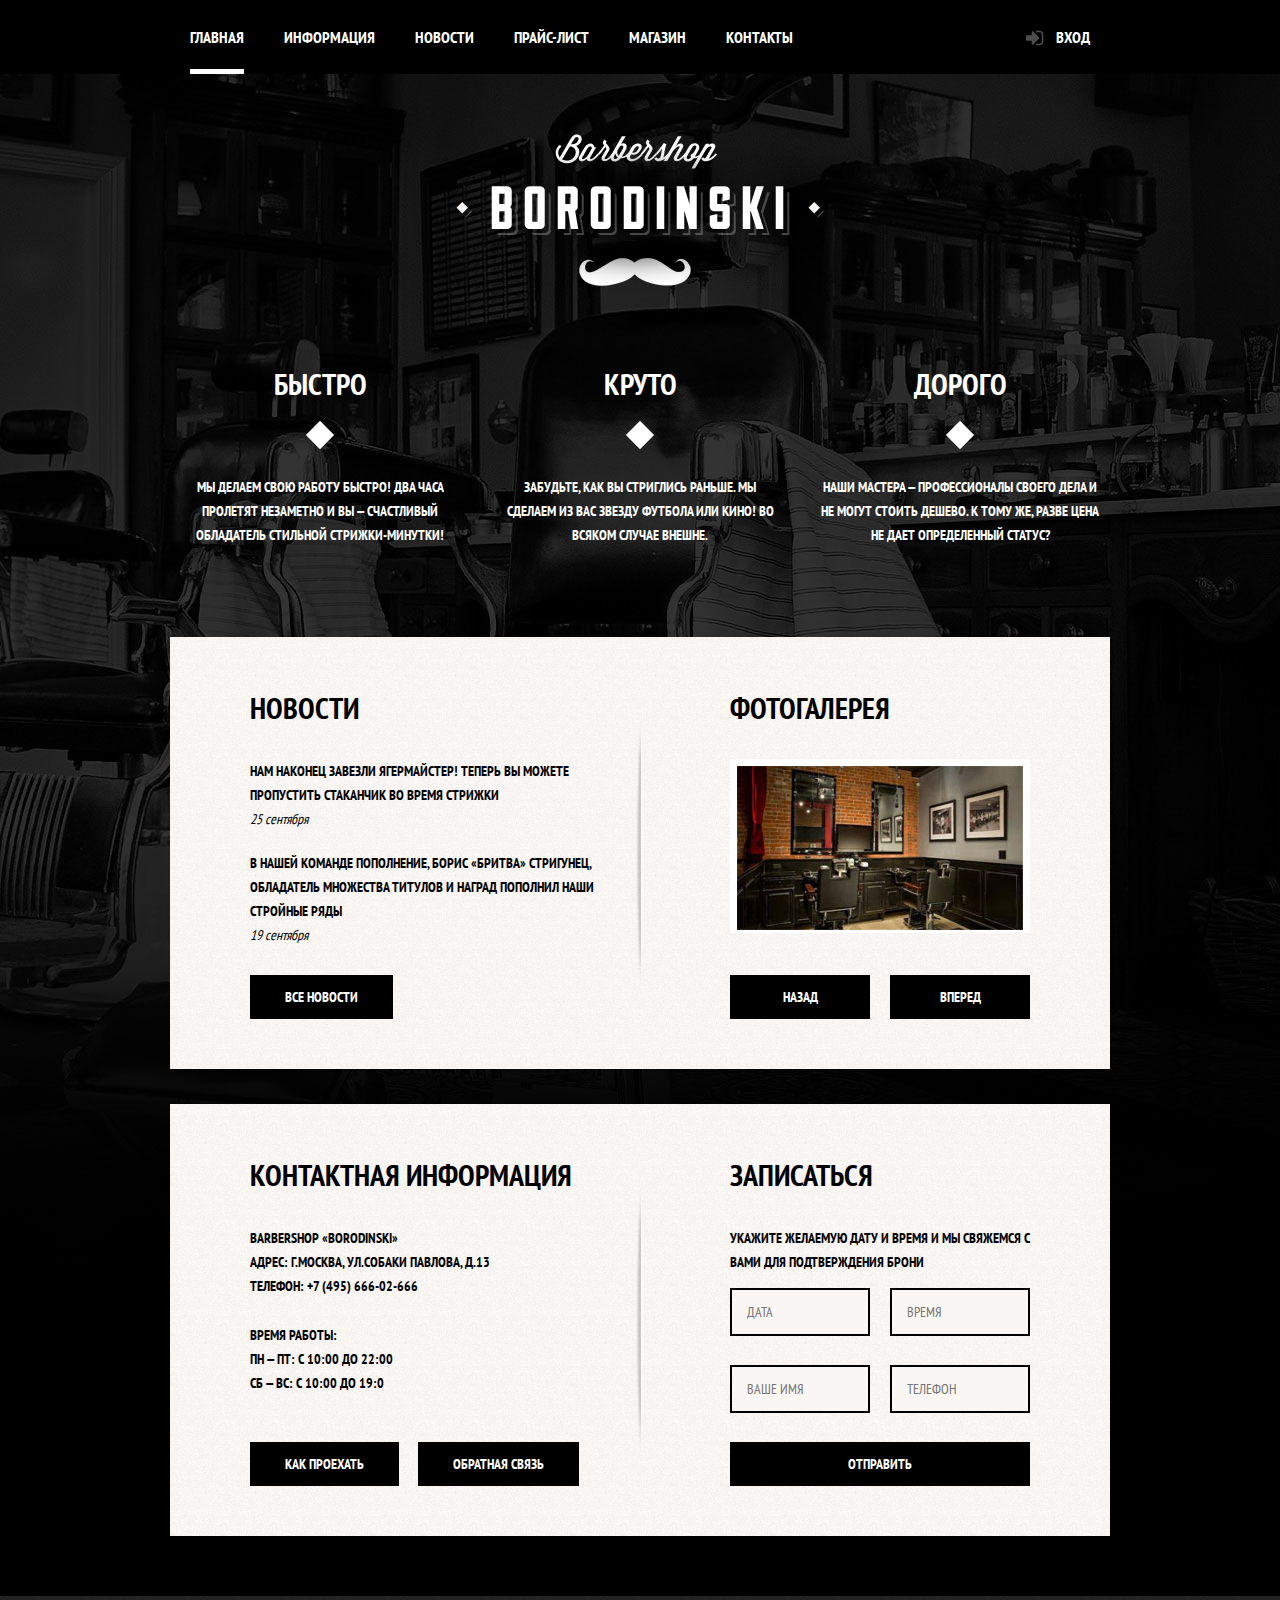
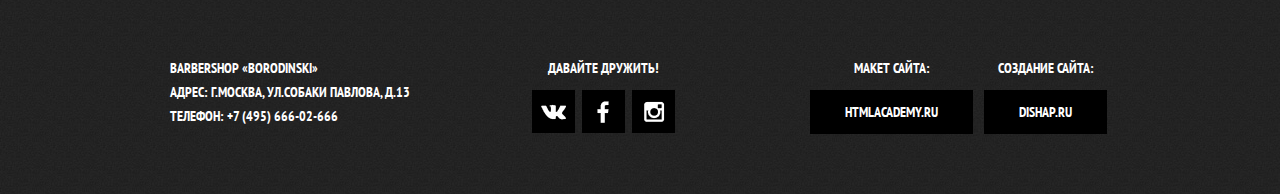
<file: index.html>
<!DOCTYPE html>
<html lang="ru">
<head>
  <meta charset="utf-8">
  <title>Barbershop Borodinski</title>
  <meta name="keywords" content="Барбершоп, Бородинский, стрижка, стильно,
  профессионалы, прическа, прически, htmlacdemy, быстро, круто, дорого">
  <meta name="description" content="Мы делаем свою работу быстро! Два часа
  пролетят незаметно и вы - счастливый обладатель стильной стрижки-минутки!">
  <meta name="author" content="www.dishap.ru">
  <link href="https://fonts.googleapis.com/css?family=PT+Sans+Narrow:400,700&subset=latin,cyrillic" rel="stylesheet" type="text/css">
  <link href="css/style.min.css" rel="stylesheet">
</head>

<body>
<header class="main-header">
 <div class="container clearfix">
  <nav class="menu-navigation">
   <ul>
     <li class="active"><a href="#">Главная</a></li>
     <li><a href="#">Информация</a></li>
     <li><a href="#">Новости</a></li>
     <li><a href="price-page.html">Прайс-лист</a></li>
     <li><a href="shop.html">Магазин</a></li>
     <li><a href="#">Контакты</a></li>
   </ul>
  </nav>
  <div class="user-block">
    <a class="login" href="login.html">Вход</a>
  </div>
 </div>
</header>

<div class="main-container container">
 <div class="logo">
   <img src="img/content/barbershop-logo.png" width="368" alt="Barbershop-logo">
 </div>
 <div class="features clearfix">
  <section class="features-item">
    <h3 class="features-title">Быстро</h3>
     <p>Мы делаем свою работу быстро! Два часа пролетят незаметно и вы &mdash;
     счастливый обладатель стильной стрижки-минутки!</p>
  </section>
  <section class="features-item">
    <h3 class="features-title">Круто</h3>
     <p>Забудьте, как вы стриглись раньше. Мы сделаем из вас звезду футбола или
     кино! Во всяком случае внешне.</p>
  </section>
  <section class="features-item">
    <h3 class="features-title">Дорого</h3>
     <p>Наши мастера &mdash; профессионалы своего дела и не могут стоить дешево.
     К тому же, разве цена не дает определенный статус?</p>
  </section>
</div>
  <div class="block-content clearfix">
    <section class="column-left">
      <h2 class="column-title">Новости</h2>
      <ul class="block-news">
        <li>
        Нам наконец завезли Ягермайстер! Теперь вы можете пропустить стаканчик
        во время стрижки<br>
        <time datetime="2016-09-25">25 сентября</time>
        </li>
        <li>
        В нашей команде пополнение, Борис «Бритва» Стригунец, обладатель
        множества титулов и наград пополнил наши стройные ряды<br>
        <time datetime="2013-09-19">19 сентября</time>
        </li>
      </ul>
      <a class="btn" href="#">Все новости</a>
    </section>
    <section class="column-right">
      <h2 class="column-title">Фотогалерея</h2>
      <div class="gallery">
        <figure class="gallery-content">
          <img src="img/content/photo-1.jpg" width="286" height="164" alt="Фото парикмахерской">
        </figure>
        <button class="btn btn-prev" type="button">Назад</button>
        <button class="btn btn-next" type="button">Вперед</button>
      </div>
    </section>
  </div>
  <div class="block-content clearfix">
    <section class="column-left">
      <h2 class="column-title">Контактная информация</h2>
      <div class="contacts-info">
       <p>
        Barbershop «Borodinski»<br>
        Адрес: г.Москва, ул.Собаки Павлова, д.13<br>
        Телефон: +7 (495) 666-02-666
       </p>
       <p>
        Время работы:<br>
        пн — пт: с 10:00 до 22:00<br>
        сб — вс: с 10:00 до 19:0
       </p>
        <a class="btn map-btn" href="#map-id" id="map-id">Как проехать</a>
        <a class="btn" href="#">Обратная связь</a>
      </div>
    </section>
    <section class="column-right">
      <div class="column-form">
      <h2 class="column-title">Записаться</h2>
      <p>Укажите желаемую дату и время и мы свяжемся с вами для подтверждения
         брони</p>
      <form action="/echo" method="post">
        <input type="text" name="date" value="" placeholder="Дата">
        <input type="text" name="time" value="" placeholder="Время">
        <input type="text" name="name" value="" placeholder="Ваше имя">
        <input type="tel" name="phone" value="" placeholder="Телефон">
        <button class="btn" type="submit">Отправить</button>
      </form>
    </div>
    </section>
  </div>
</div>

<footer class="main-footer">
 <div class="container clearfix">
   <div class="footer-contacts">
    <p>
     Barbershop «Borodinski»<br>
     Адрес: г.Москва, ул.Собаки Павлова, д.13<br>
     телефон: +7 (495) 666-02-666
    </p>
  </div>
  <div class="footer-social">
    <p>Давайте дружить!</p>
    <a class="social-btn social-btn-vk" href="#">Вконтакте</a>
    <a class="social-btn social-btn-fb" href="#">Фейсбук</a>
    <a class="social-btn social-btn-inst" href="#">Инстаграм</a>
  </div>
  <div class="footer-copyright">
   <div class="copyright-content">
    <p>Макет сайта:</p>
    <a class="btn" href="https://htmlacademy.ru/">htmlacademy.ru</a>
   </div>
   <div class="copyright-content">
    <p>Создание сайта:</p>
    <a class="btn" href="http://dishap.ru/">dishap.ru</a>
   </div>
  </div>
 </div>
</footer>

<div class="pop-up">
 <div class="pop-up-close"></div>
  <h2 class="pop-up-title">Личный кабинет</h2>
  <p>Введите пожалуйста свой логин и пароль</p>
  <form class="pop-up-form" action="/echo" method="post">
   <input class="login-input" type="text" name="login" placeholder="Логин" required>
   <input class="password-input" type="password" name="password" placeholder="Пароль" required>
   <input type="checkbox" name="remember" id="remember-me">
   <label for="remember-me">Запомните меня</label>
   <a class="lostpassword" href="#">Я забыл пароль!</a>
   <button class="btn" type="submit">Войти</button>
  </form>
</div>

<div class="pop-up-map">
 <div class="pop-up-close"></div>
 <iframe src="https://www.google.com/maps/embed?pb=!1m14!1m12!1m3!1d1680.9915817909862!2d30.359709480340133!3d59.93135979824243!2m3!1f0!2f0!3f0!3m2!1i1024!2i768!4f13.1!5e0!3m2!1sru!2sru!4v1459858378961"
 width="766" height="561" style="border-width:1px" allowfullscreen></iframe>
</div>
<script src="js/javascript.min.js"></script>
<!-- Сайт сверстал: www.dishap.ru -->
</body>
</html>
</file>
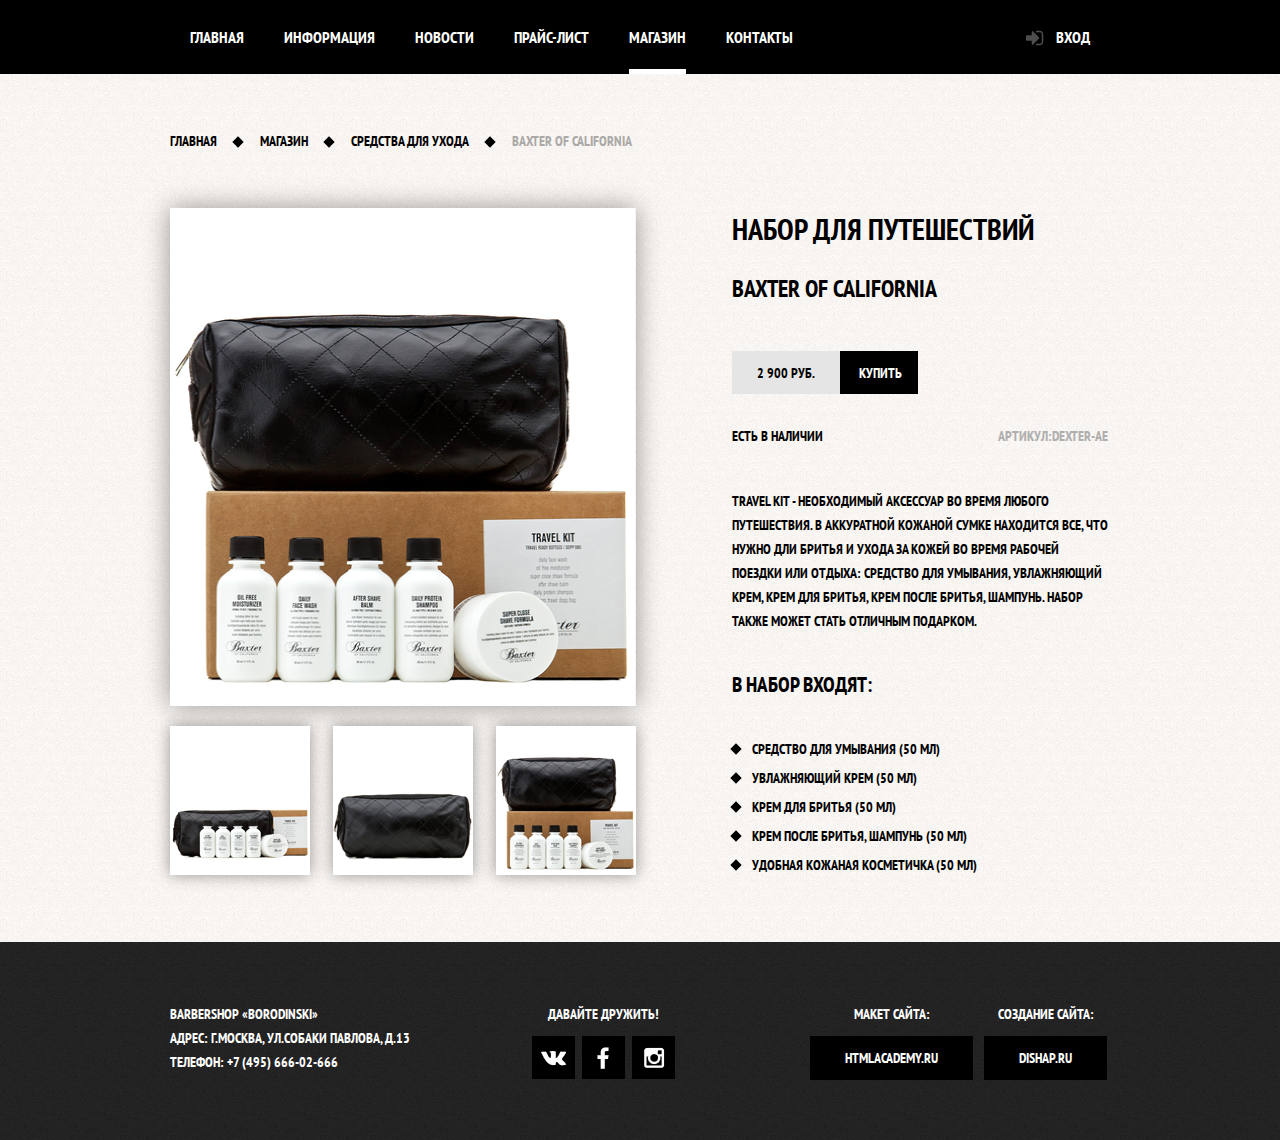
<file: item.html>
<!DOCTYPE html>
<html lang="ru">
<head>
  <meta charset="utf-8">
  <title>Barbershop Borodinski</title>
  <meta name="keywords" content="Барбершоп, Бородинский, стрижка, стильно,
  профессионалы, прическа, прически, htmlacdemy, быстро, круто, дорого, качество,
  истинно, мужская, классика">
  <meta name="description" content="Мы делаем свою работу быстро! Два часа
  пролетят незаметно и вы - счастливый обладатель стильной стрижки-минутки!">
  <meta name="author" content="www.dishap.ru">
  <link href="https://fonts.googleapis.com/css?family=PT+Sans+Narrow:400,700&subset=latin,cyrillic" rel="stylesheet" type="text/css">
  <link href="css/style.min.css" rel="stylesheet">
</head>


<body class="other-page">
<header class="main-header">
 <div class="container clearfix">
  <nav class="menu-navigation">
   <ul>
     <li><a href="index.html">Главная</a></li>
     <li><a href="#">Информация</a></li>
     <li><a href="#">Новости</a></li>
     <li><a href="price-page.html">Прайс-лист</a></li>
     <li class="active"><a href="#">Магазин</a></li>
     <li><a href="#">Контакты</a></li>
   </ul>
  </nav>
  <div class="user-block">
    <a class="login" href="login.html">Вход</a>
  </div>
 </div>
</header>


<div class="container clearfix">
  <div class="content-heading">
    <ul class="breadcrumbs">
      <li><a href="index.html">Главная</a></li>
      <li><a href="shop.html">Магазин</a></li>
      <li><a href="#">Средства для ухода</a></li>
      <li class="current">Baxter of California</li>
    </ul>
  </div>
  <div class="items-column-left">
    <div class="item-left-column-big">
      <img src="img/content/item-1.png" width="465" height="498" alt="Baxter full">
    </div>
    <div class="item-left-column">
      <img src="img/content/item-2.png" width="140" height="149" alt="Baxter full">
    </div>
    <div class="item-left-column">
      <img src="img/content/item-3.png" width="140" height="149" alt="Baxter full">
    </div>
    <div class="item-left-column">
      <img src="img/content/item-4.png" width="140" height="149" alt="Baxter full">
    </div>
  </div>
  <div class="items-column-right">
    <section class="item-title">
      <h1>Набор для путешествий</h1>
      <h2><a href="#">Baxter of California</a></h2>
    </section>
      <div class="price-item-page price-item">2 900 руб.</div><button class="btn-item btn">Купить</button>
    <div>
      <div class="in-stock">Есть в наличии</div><div class="articul">Артикул:Dexter-ae</div>
    </div>
    <div class="item-description">
      <p>Travel kit - необходимый аксессуар во время любого
      путешествия. В аккуратной кожаной сумке находится все, что
      нужно дли бритья и ухода за кожей во время рабочей поездки
      или отдыха: средство для умывания, увлажняющий крем, крем
      для бритья, крем после бритья, шампунь. Набор также может
      стать отличным подарком.</p>
    </div>
    <section class="item-list">
      <h2>В набор входят:</h2>
      <ul>
        <li>Средство для умывания (50 мл)</li>
        <li>Увлажняющий крем (50 мл)</li>
        <li>Крем для бритья (50 мл)</li>
        <li>Крем после бритья, шампунь (50 мл)</li>
        <li>Удобная кожаная косметичка (50 мл)</li>
      </ul>
    </section>
  </div>
  </div>

  <footer class="main-footer">
   <div class="container clearfix">
     <div class="footer-contacts">
      <p>
       Barbershop «Borodinski»<br>
       Адрес: г.Москва, ул.Собаки Павлова, д.13<br>
       телефон: +7 (495) 666-02-666
      </p>
    </div>
    <div class="footer-social">
      <p>Давайте дружить!</p>
      <a class="social-btn social-btn-vk" href="#">Вконтакте</a>
      <a class="social-btn social-btn-fb" href="#">Фейсбук</a>
      <a class="social-btn social-btn-inst" href="#">Инстаграм</a>
    </div>
    <div class="footer-copyright">
     <div class="copyright-content">
      <p>Макет сайта:</p>
      <a class="btn" href="https://htmlacademy.ru/">htmlacademy.ru</a>
     </div>
     <div class="copyright-content">
      <p>Создание сайта:</p>
      <a class="btn" href="http://dishap.ru/">dishap.ru</a>
     </div>
    </div>
   </div>
  </footer>

  <div class="pop-up">
   <div class="pop-up-close"></div>
    <h2 class="pop-up-title">Личный кабинет</h2>
    <p>Введите пожалуйста свой логин и пароль</p>
    <form class="pop-up-form" action="/echo" method="post">
     <input class="login-input" type="text" name="login" placeholder="Логин" required>
     <input class="password-input" type="password" name="password" placeholder="Пароль" required>
     <input type="checkbox" name="remember" id="remember-me">
     <label for="remember-me">Запомните меня</label>
     <a class="lostpassword" href="#">Я забыл пароль!</a>
     <button class="btn" type="submit">Войти</button>
    </form>
  </div>
<script src="js/javascript.min.js"></script>
</body>
</html>
</file>
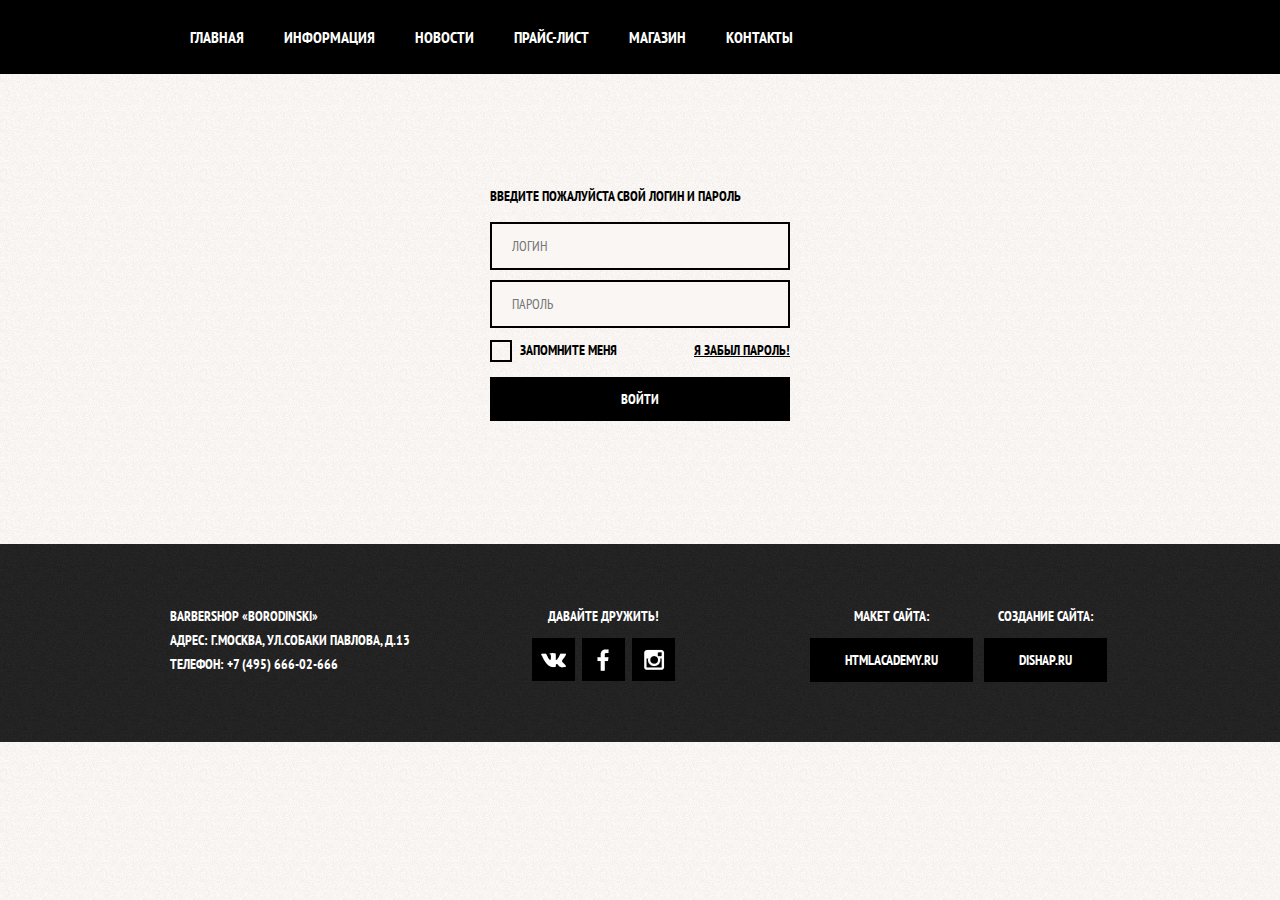
<file: login.html>
<!DOCTYPE html>
<html lang="ru">
<head>
  <meta charset="utf-8">
  <title>Barbershop Borodinski</title>
  <meta name="keywords" content="Барбершоп, Бородинский, стрижка">
  <meta name="description" content="Мы делаем свою работу быстро! Два часа
  пролетят незаметно и вы - счастливый обладатель стильной стрижки-минутки!">
  <meta name="author" content="www.dishap.ru">
  <link href="https://fonts.googleapis.com/css?family=PT+Sans+Narrow:400,700&subset=latin,cyrillic" rel="stylesheet" type="text/css">
  <link href="css/style.css" rel="stylesheet">
</head>

<body class="login-page">
  <header class="main-header">
    <div class="container clearfix">
     <nav class="menu-navigation">
      <ul>
      <li><a href="index.html">Главная</a></li>
      <li><a href="#">Информация</a></li>
      <li><a href="#">Новости</a></li>
      <li><a href="price-page.html">Прайс-лист</a></li>
      <li><a href="shop.html">Магазин</a></li>
      <li><a href="#">Контакты</a></li>
      </ul>
     </nav>
    </div>
  </header>

  <div class="container">
  <div class="login-content">
    <form class="pop-up-form" action="/echo" method="post">
      <p>Введите пожалуйста свой логин и пароль</p>
      <input class="icon-user" type="text" name="login" placeholder="Логин">
      <input type="password" class="icon-password" name="password"
      placeholder="Пароль">
      <input type="checkbox" name="remember" id="remember-me">
      <label for="remember-me">Запомните меня</label>
      <a href="#" class="lostpassword">Я забыл пароль!</a>
      <button type="submit" class="btn">Войти</button>
    </form>
  </div>
  </div>

<footer class="main-footer">
  <div class="container clearfix">
   <div class="footer-contacts">
    <p>
     Barbershop «Borodinski»<br>
     Адрес: г.Москва, ул.Собаки Павлова, д.13<br>
     телефон: +7 (495) 666-02-666
    </p>
   </div>
   <div class="footer-social">
     <p>Давайте дружить!</p>
     <a class="social-btn social-btn-vk" href="#">Вконтакте</a>
     <a class="social-btn social-btn-fb" href="#">Фейсбук</a>
     <a class="social-btn social-btn-inst" href="#">Инстаграм</a>
   </div>
   <div class="footer-copyright">
     <div class="copyright-content">
      <p>Макет сайта:</p>
      <a class="btn" href="https://htmlacademy.ru/">htmlacademy.ru</a>
      </div>
     <div class="copyright-content">
      <p>Создание сайта:</p>
      <a class="btn" href="http://dishap.ru/">dishap.ru</a>
     </div>
   </div>
  </div>
</footer>
</body>
</html>
</file>
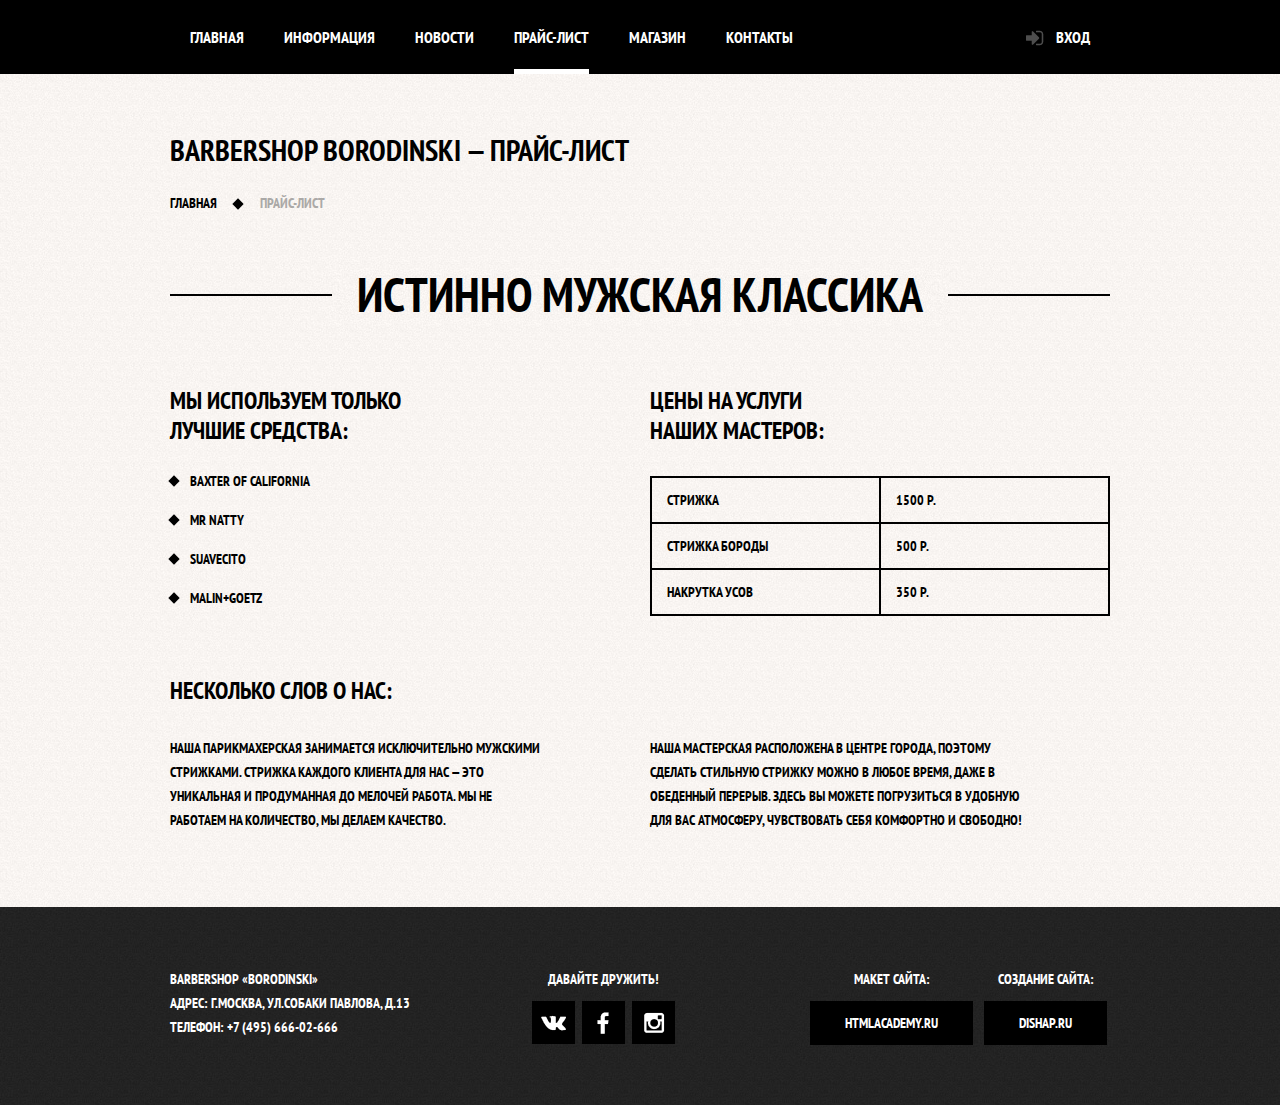
<file: price-page.html>
<!DOCTYPE html>
<html lang="ru">
<head>
  <meta charset="utf-8">
  <title>Barbershop Borodinski</title>
  <meta name="keywords" content="Барбершоп, Бородинский, стрижка, стильно,
  профессионалы, прическа, прически, htmlacdemy, быстро, круто, дорого, качество,
  истинно, мужская, классика">
  <meta name="description" content="Мы делаем свою работу быстро! Два часа
  пролетят незаметно и вы - счастливый обладатель стильной стрижки-минутки!">
  <meta name="author" content="www.dishap.ru">
  <link href="https://fonts.googleapis.com/css?family=PT+Sans+Narrow:400,700&subset=latin,cyrillic" rel="stylesheet" type="text/css">
  <link href="css/style.min.css" rel="stylesheet">
</head>

<body class="other-page">
<header class="main-header">
 <div class="container clearfix">
  <nav class="menu-navigation">
   <ul>
     <li><a href="index.html">Главная</a></li>
     <li><a href="#">Информация</a></li>
     <li><a href="#">Новости</a></li>
     <li class="active"><a href="#">Прайс-лист</a></li>
     <li><a href="shop.html">Магазин</a></li>
     <li><a href="#">Контакты</a></li>
   </ul>
  </nav>
  <div class="user-block">
    <a class="login" href="login.html">Вход</a>
  </div>
 </div>
</header>

<div class="main-container container">
  <section class="content-heading">
   <h1>Barbershop Borodinski &mdash; прайс-лист</h1>
   <ul class="breadcrumbs">
     <li><a href="index.html">Главная</a></li>
     <li class="current">Прайс-лист</li>
   </ul>
  </section>
  <div class="price-content">
   <section class="price-title">
    <h2>Истинно мужская классика</h2>
   </section>
   <div class="price-columns clearfix">
    <section class="column-left">
     <h2>Мы используем только<br> лучшие средства:</h2>
     <ul class="price-list">
      <li>Baxter of California</li>
      <li>Mr Natty</li>
      <li>Suavecito</li>
      <li>Malin+Goetz</li>
     </ul>
    </section>
    <div class="column-right">
     <h2>Цены на услуги<br> наших мастеров:</h2>
     <table class="price-table">
      <tr>
       <td>Стрижка</td>
       <td>1500 р.</td>
      </tr>
      <tr>
       <td>Стрижка бороды</td>
       <td>500 Р.</td>
      </tr>
      <tr>
       <td>Накрутка усов</td>
       <td>350 р.</td>
      </tr>
     </table>
    </div>
   </div>
   <div class="price-columns clearfix">
    <h2>Несколько слов о нас:</h2>
    <div class="column-left">
     <p class="promo-text">Наша парикмахерская занимается исключительно мужскими
     стрижками. Стрижка каждого клиента для нас — это уникальная и продуманная до
     мелочей работа. Мы не работаем на количество, мы делаем качество.</p>
    </div>
    <div class="column-right">
     <p class="promo-text">Наша мастерская расположена в центре города, поэтому
     сделать стильную стрижку можно в любое время, даже в обеденный перерыв.
     Здесь вы можете погрузиться в удобную для вас атмосферу, чувствовать себя
     комфортно и свободно!</p>
    </div>
   </div>
  </div>
</div>

<footer class="main-footer">
 <div class="container clearfix">
   <div class="footer-contacts">
    <p>
     Barbershop «Borodinski»<br>
     Адрес: г.Москва, ул.Собаки Павлова, д.13<br>
     телефон: +7 (495) 666-02-666
    </p>
  </div>
  <div class="footer-social">
    <p>Давайте дружить!</p>
    <a class="social-btn social-btn-vk" href="#">Вконтакте</a>
    <a class="social-btn social-btn-fb" href="#">Фейсбук</a>
    <a class="social-btn social-btn-inst" href="#">Инстаграм</a>
  </div>
  <div class="footer-copyright">
   <div class="copyright-content">
    <p>Макет сайта:</p>
    <a class="btn" href="https://htmlacademy.ru/">htmlacademy.ru</a>
   </div>
   <div class="copyright-content">
    <p>Создание сайта:</p>
    <a class="btn" href="http://dishap.ru/">dishap.ru</a>
   </div>
  </div>
 </div>
</footer>

<div class="pop-up">
 <div class="pop-up-close"></div>
  <h2 class="pop-up-title">Личный кабинет</h2>
  <p>Введите пожалуйста свой логин и пароль</p>
  <form class="pop-up-form" action="/echo" method="post">
   <input class="login-input" type="text" name="login" placeholder="Логин" required>
   <input class="password-input" type="password" name="password" placeholder="Пароль" required>
   <input type="checkbox" name="remember" id="remember-me">
   <label for="remember-me">Запомните меня</label>
   <a class="lostpassword" href="#">Я забыл пароль!</a>
   <button class="btn" type="submit">Войти</button>
  </form>
</div>
<script src="js/javascript.min.js"></script>
</body>
</html>
</file>
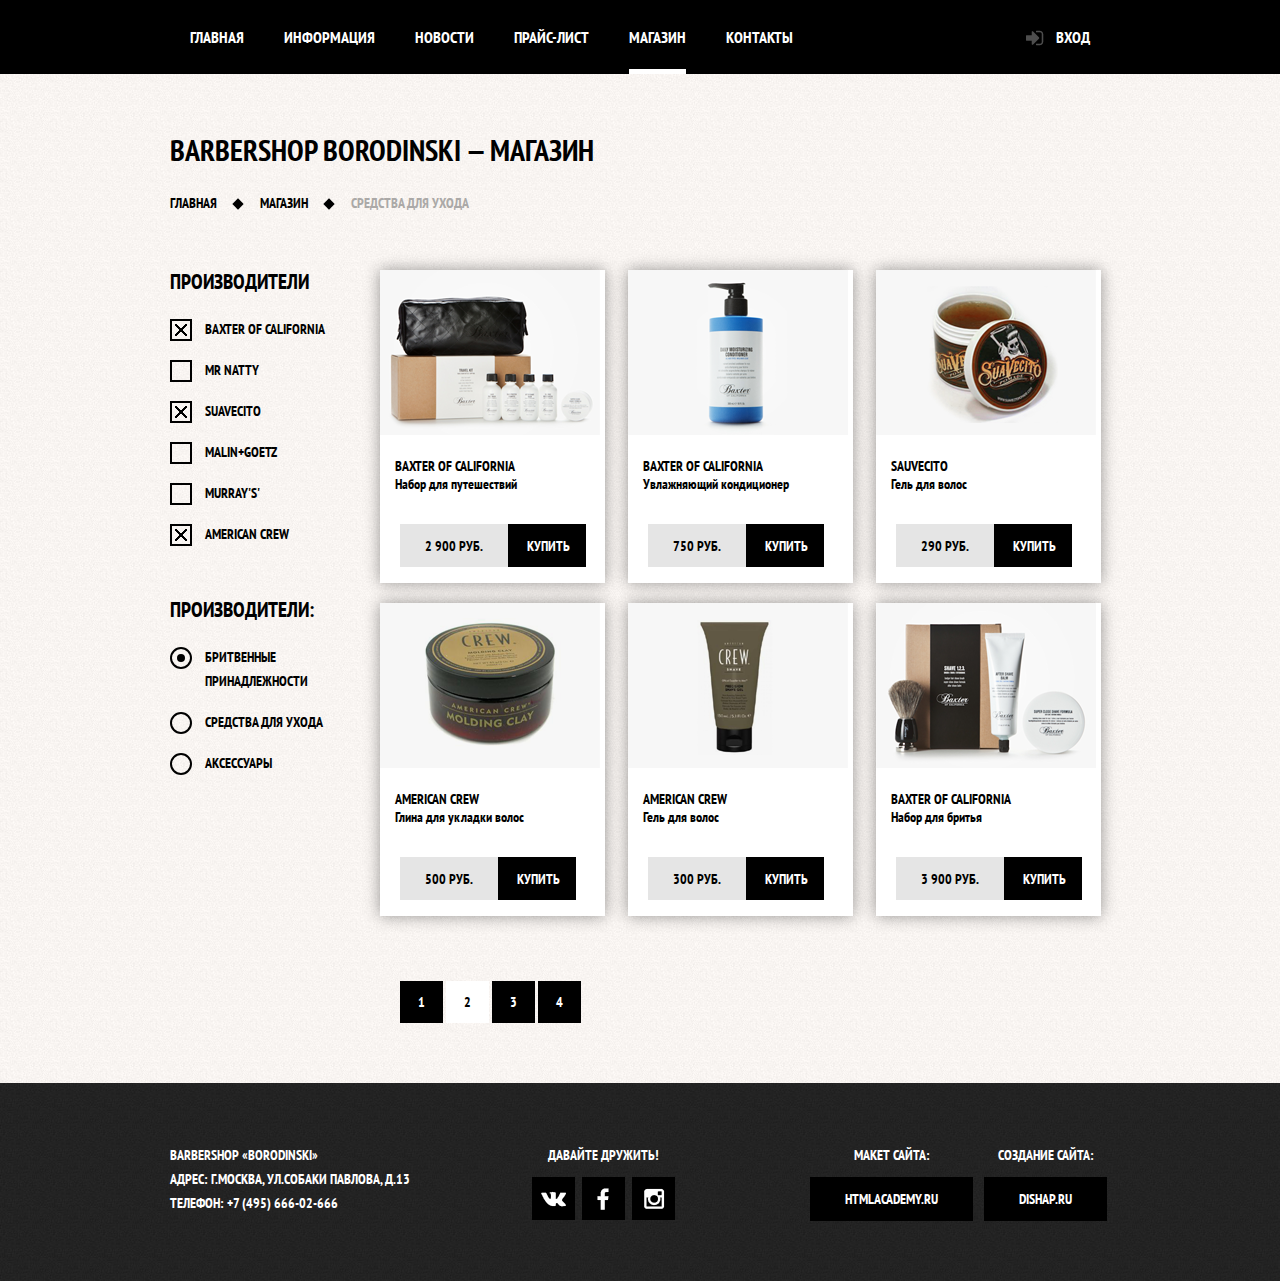
<file: shop.html>
<!DOCTYPE html>
<html lang="ru">
<head>
  <meta charset="utf-8">
  <title>Barbershop Borodinski</title>
  <meta name="keywords" content="Барбершоп, Бородинский, стрижка, стильно,
  профессионалы, прическа, прически, htmlacdemy, быстро, круто, дорого, качество,
  истинно, мужская, классика">
  <meta name="description" content="Мы делаем свою работу быстро! Два часа
  пролетят незаметно и вы - счастливый обладатель стильной стрижки-минутки!">
  <meta name="author" content="www.dishap.ru">
  <link href="https://fonts.googleapis.com/css?family=PT+Sans+Narrow:400,700&subset=latin,cyrillic" rel="stylesheet" type="text/css">
  <link href="css/style.min.css" rel="stylesheet">
</head>


<body class="other-page">
<header class="main-header">
 <div class="container clearfix">
  <nav class="menu-navigation">
   <ul>
     <li><a href="index.html">Главная</a></li>
     <li><a href="#">Информация</a></li>
     <li><a href="#">Новости</a></li>
     <li><a href="price-page.html">Прайс-лист</a></li>
     <li class="active"><a href="#">Магазин</a></li>
     <li><a href="#">Контакты</a></li>
   </ul>
  </nav>
  <div class="user-block">
    <a class="login" href="login.html">Вход</a>
  </div>
 </div>
</header>


<div class="main-container container">
  <section class="content-heading">
    <h1>Barbershop Borodinski &mdash; магазин</h1>
    <ul class="breadcrumbs">
      <li><a href="index.html">Главная</a></li>
      <li><a href="shop.html">Магазин</a></li>
      <li class="current">Средства для ухода</li>
    </ul>
  </section>

  <div class="shop-content clearfix">
    <div class="column-left">
      <form action="/echo" method="post">
        <h2>Производители</h2>
        <input type="checkbox" name="baxter" id="baxter-item" checked>
         <label for="baxter-item">Baxter of california</label><br>
        <input type="checkbox" name="mr-natty" id="mr-natty-item">
         <label for="mr-natty-item">mr natty</label><br>
        <input type="checkbox" name="suavecito" id="suavecito-item" checked>
         <label for="suavecito-item">suavecito</label><br>
        <input type="checkbox" name="malin+goetz" id="malin-item">
         <label for="malin-item">malin+goetz</label><br>
        <input type="checkbox" name="murray's" id="murray-item">
         <label for="murray-item">murray's'</label><br>
        <input type="checkbox" name="american crew" id="american-crew-item" checked>
         <label for="american-crew-item">american crew</label><br>
        <h2 class="group-title">Производители:</h2>
        <input type="radio" name="group-items" id="group-items-1" checked>
         <label for="group-items-1">Бритвенные принадлежности</label><br>
        <input type="radio" name="group-items" value="" id="group-items-2">
         <label for="group-items-2">Средства для ухода</label><br>
        <input type="radio" name="group-items" value="" id="group-items-3">
         <label for="group-items-3">Аксессуары</label><br>
      </form>
    </div>

    <div class="catalog">
      <article class="item-shop">
        <figure>
          <a href="item.html"><img src="img/content/good-1.png" width="220" height="165" alt="Товар-1"></a>
        </figure>
      <h3>Baxter of california</h3>
      <p>Набор для путешествий</p>
        <div class="price-item">2 900 руб.</div><button class="btn btn-shop">Купить</button>
      </article>

      <article class="item-shop">
        <figure>
          <img src="img/content/good-2.png" width="220" height="165" alt="Товар-2">
        </figure>
        <h3>Baxter of california</h3>
        <p>Увлажняющий кондиционер</p>
        <div class="price-item">750 руб.</div><button class="btn btn-shop">Купить</button>
      </article>
        <article class="item-shop">
          <figure>
            <img src="img/content/good-3.png" width="220" height="165" alt="Товар-3">
          </figure>
          <h3>Sauvecito</h3>
            <p>Гель для волос</p>
            <div class="price-item">290 руб.</div><button class="btn btn-shop">Купить</button>
        </article>

        <article class="item-shop">
          <figure>
            <img src="img/content/good-4.png" width="220" height="165" alt="Товар-4">
          </figure>
          <h3>American crew</h3>
          <p>Глина для укладки волос</p>
          <div class="price-item">500 руб.</div><button class="btn btn-shop">Купить</button>
        </article>

        <article class="item-shop">
          <figure>
            <img src="img/content/good-5.png" width="220" height="165" alt="Товар-5">
          </figure>
          <h3>American crew</h3>
          <p>Гель для волос</p>
          <div class="price-item">300 руб.</div><button class="btn btn-shop">Купить</button>
        </article>

        <article class="item-shop">
          <figure>
            <img src="img/content/good-6.png" width="220" height="165" alt="Товар-6">
          </figure>
          <h3>Baxter of california</h3>
          <p>Набор для бритья</p>
          <div class="price-item">3 900 руб.</div><button class="btn btn-shop">Купить</button>
        </article>
      </div>
    </div>
    <div class="paginator">
        <ul>
          <li><a href="#">1</a></li>
          <li class="current-shop"><a href="#">2</a></li>
          <li><a href="#">3</a></li>
          <li><a href="#">4</a></li>
        </ul>
    </div>
  </div>


  <footer class="main-footer">
   <div class="container clearfix">
     <div class="footer-contacts">
      <p>
       Barbershop «Borodinski»<br>
       Адрес: г.Москва, ул.Собаки Павлова, д.13<br>
       телефон: +7 (495) 666-02-666
      </p>
    </div>
    <div class="footer-social">
      <p>Давайте дружить!</p>
      <a class="social-btn social-btn-vk" href="#">Вконтакте</a>
      <a class="social-btn social-btn-fb" href="#">Фейсбук</a>
      <a class="social-btn social-btn-inst" href="#">Инстаграм</a>
    </div>
    <div class="footer-copyright">
     <div class="copyright-content">
      <p>Макет сайта:</p>
      <a class="btn" href="https://htmlacademy.ru/">htmlacademy.ru</a>
     </div>
     <div class="copyright-content">
      <p>Создание сайта:</p>
      <a class="btn" href="http://dishap.ru/">dishap.ru</a>
     </div>
    </div>
   </div>
  </footer>

  <div class="pop-up">
   <div class="pop-up-close"></div>
    <h2 class="pop-up-title">Личный кабинет</h2>
    <p>Введите пожалуйста свой логин и пароль</p>
    <form class="pop-up-form" action="/echo" method="post">
     <input class="login-input" type="text" name="login" placeholder="Логин" required>
     <input class="password-input" type="password" name="password" placeholder="Пароль" required>
     <input type="checkbox" name="remember" id="remember-me">
     <label for="remember-me">Запомните меня</label>
     <a class="lostpassword" href="#">Я забыл пароль!</a>
     <button class="btn" type="submit">Войти</button>
    </form>
  </div>
<script src="js/javascript.min.js"></script>
</body>
</html>
</file>
<file: css/style.css>
html, body{
    margin: 0;
    padding: 0;
}
body{
    min-width: 960px;
    background: #000 url("../img/barbershop-bg.jpg") no-repeat 50% 0;
    color: #fff;
    font-family: "PT Sans Narrow", "Arial", sans-serif;
    font-size: 14px;
    line-height: 24px;
    font-weight: bold;
    text-transform: uppercase;
}
/*Псевдоэлемент - распорка*/
.clearfix::after{
    content: "";
    display: table;
    clear: both;
}
/*Центровщик*/
.container{
    width: 940px;
    margin: 0 auto;
    padding: 0 10px;
}
/*Универсальный класс для кнопок*/
.btn{
    display: inline-block;
    vertical-align: top;
    margin-right: 16px;
    padding: 10px 35px;
    outline: none;
    border: none;
    background: #000;
    color: #fff;
    font-family: "PT Sans Narrow", "Arial", sans-serif;
    font-size: 14px;
    line-height: 24px;
    font-weight: bold;
    text-transform: uppercase;
    text-decoration: none;
    cursor: pointer;
}
.btn:hover{
    background: #663d15;
}
/*HEADER - ШАПКА*/
.main-header{
    margin-bottom: 60px;
    background: #000;
    color: #fff;
}
/*Header - сетка и оформление меню, элементов меню, и ссылок*/
.main-header .menu-navigation{
    float: left;
    width: 780px;
}
.menu-navigation ul{
    margin: 0;
    padding: 0;
    list-style: none;
    font-size: 0;
}
.menu-navigation li{
    display: inline-block;
    vertical-align: top;
}
.menu-navigation a{
    display: block;
    padding: 16px 20px;
    color: #fff;
    font-size: 16px;
    line-height: 42px;
    text-decoration: none;
}
/*Header - оформление активного пункта меню*/
.menu-navigation .active a{
    position: relative;
}
.menu-navigation .active a::after{
    content: "";
    position: absolute;
    bottom: 0;
    right: 20px;
    left: 20px;
    height: 5px;
    background: #fff;
}
.menu-navigation .active a:hover{
    background: none;
}
/*Header - сетка и оформление юзер-блока*/
.main-header .user-block{
    float: right;
    max-width: 140px;
}
.user-block .login{
    position: relative;
    display: block;
    padding: 16px 20px;
    padding-left: 50px;
    color: #fff;
    font-size: 16px;
    line-height: 42px;
    text-decoration: none;
}
.user-block .login::before{
    content: "";
    position: absolute;
    top: 30px;
    left: 20px;
    width: 20px;
    height: 20px;
    background: transparent url("../img/sprite.png") no-repeat -45px -92px;
}
/*Header - динамическое подсвечивание при наведении на все ссылки*/
.user-block .login:hover::before{
    background: transparent url("../img/sprite.png") no-repeat -83px -92px;
}
.menu-navigation a:hover, .user-block .login:hover{
    background: #242424;
}
/*MAIN - ОСНОВНОЕ СОДЕРЖАНИЕ*/
.main-container .logo{
    width: 368px;
    height: 204px;
    margin: 0 auto;
    margin-bottom: 25px;
}
/*Main - сетка и оформление фичерсов*/
.main-container .features{
    margin-bottom: 80px;
}
.features .features-item{
    float: left;
    width: 300px;
    margin-right: 20px;
    text-align: center;
}
.features .features-item:last-child{
    margin-right: 0;
}
.features .features-title{
    position: relative;
    margin: 0;
    padding: 0;
    margin-bottom: 30px;
    padding-bottom: 40px;
    font-size: 30px;
    line-height: 42px;
}
/*Main - оформление ромбов в фичерсах*/
.features .features-title::before{
    content: "";
    position: absolute;
    bottom: 0;
    left: 50%;
    width: 20px;
    height: 20px;
    margin-left: -10px;
    transform: rotate(45deg);
    background: #fff;
}
.features-item p{
    margin: 10px;
}
/*Main - сетка и оформление контент-блоков*/
.main-container .block-content{
    margin-bottom: 35px;
    padding: 50px 80px;
    background: url("../img/block-content-shadow.png") no-repeat center,
    #f8f5f2 url("../img/bg-white-noise.jpg");
    color: #000;
}
.block-content .column-left{
    float: left;
    width: 350px;
    padding: 0;
    margin: 0;
}
.block-content .column-right{
    float: right;
    width: 300px;
}
.column-left .column-title, .column-right .column-title{
    margin: 0;
    padding: 0;
    margin-bottom: 30px;
    font-size: 30px;
    line-height: 42px;
}
/*Main - оформление списка новостей и галлереи*/
.column-left .block-news{
    margin: 0;
    padding: 0;
    list-style: none;
}
.block-news li{
    margin-bottom: 20px;
}
.block-news li:nth-child(2){
    margin-bottom: 28px;
}
.block-news time{
    text-transform: none;
    font-weight: normal;
    font-style: italic;
}
.column-right .gallery{
    position: relative;
    height: 260px;
}
.gallery .gallery-content{
    height: 160px;
    margin: 0;
    border: 7px solid #fff;
    background: #ccc;
}
.gallery .btn{
    position: absolute;
    bottom: 0;
    width: 140px;
    margin: 0;
}
.gallery .btn-prev{
    left: 0;
}
.gallery .btn-next{
    right: 0;
}
/*Main - оформление текста и формы*/
.contacts-info p{
    margin: 0;
    padding: 0;
    margin-bottom: 25px;
}
.contacts-info p:nth-child(2){
    margin-bottom: 47px;
}
.column-form input{
    float: left;
    width: 106px;
    margin-right: 20px;
    margin-bottom: 29px;
    padding: 10px 15px;
    border: 2px solid #000;
    outline: none;
    background: #f9f6f3;
    font-family: "PT Sans Narrow","Arial", sans-serif;
    color: #000;
    font-size: 14px;
    line-height: 24px;
    text-transform: uppercase;
}
.column-form input:nth-child(2n){
    margin-right: 0;
}
.column-form input:focus{
    border: 2px solid #663d15;
}
.column-form .btn{
    clear: both;
    width: 100%;
}
/*Footer - подвал*/
.main-footer{
    margin-top: 60px;
    padding-top: 60px;
    padding-bottom: 60px;
    background: #252525 url("../img/bg-footer.jpg");
    color: #fff;
}
/*Footer - сетка и оформление контактов*/
.main-footer .footer-contacts p{
    margin: 0;
}
.main-footer .footer-contacts{
    float: left;
    width: 260px;
    margin-right: 100px;
}
/*Footer - сетка и оформление социальных кнопок*/
.main-footer .footer-social{
    float: left;
    text-align: center;
}
.footer-social .social-btn{
    display: inline-block;
    vertical-align: top;
    width: 43px;
    height: 43px;
    margin: 0 2px;
    background: #000 url("../img/sprite.png") no-repeat center;
    font-size: 0;
    text-decoration: none;
}
.footer-social .social-btn-vk{
    background-position: -112px -78px;
}
.footer-social .social-btn-fb{
    background-position: -27px 1px;
}
.footer-social .social-btn-inst{
    background-position: -94px 1px;
}
.footer-social .social-btn:hover {
    background-color: #fff;
}
.footer-social .social-btn-vk:hover{
    background-position: -36px -114px;
}
.footer-social .social-btn-fb:hover{
    background-position: -59px 1px;
}
.footer-social .social-btn-inst:hover{
    background-position: -94px -40px;
}
/*Footer - сетка и оформление копирайта*/
.main-footer .footer-copyright{
    float: right;
    min-width: 300px;
}
.footer-copyright .copyright-content{
    display: inline-block;
    margin-right: 8px;
}
.footer-copyright .copyright-content:nth-child(2){
    margin-right: 0;
}
.footer-social p, .footer-copyright p{
    margin: 0;
    margin-bottom: 10px;
    text-align: center;
}
.footer-copyright .btn{
    display: block;
    margin-right: 0;
}
.footer-copyright .btn:hover{
    background: #fff;
    color: #000;
}
/*OTHER-PAGE - ПРАЙС-ЛИСТ*/
.other-page{
    background: url("../img/bg-white-noise.jpg");
    color: #000;
}
.other-page .main-header{
    margin-bottom: 55px;
}
/*OTHER-PAGE - оформление заголовка и доп навигации*/
.other-page .content-heading{
    margin-bottom: 55px;
}
.content-heading h1{
    margin: 0;
    margin-bottom: 20px;
    padding: 0;
    font-size: 30px;
    line-height: 42px;
}
.content-heading .breadcrumbs{
    margin: 0;
    padding: 0;
    list-style: none;
}
.breadcrumbs li{
    position: relative;
    display: inline;
    padding-right: 40px;
}
.content-heading .breadcrumbs li::after{
    content: "";
    position: absolute;
    top: 6px;
    right: 15px;
    width: 8px;
    height: 8px;
    background: #000;
    transform: rotate(45deg);
}
.breadcrumbs a{
    text-decoration: none;
    color: #000;
}
.breadcrumbs a:hover{
    text-decoration: underline;
}
.breadcrumbs .current{
    color: #aba9a7;
}
.breadcrumbs .current::after{
    display: none;
}
/*other-page - оформление основного контента*/
.other-page .price-content{
    margin-bottom: 75px;
}
/*other-page - оформление нестандартного заголовка*/
.price-content .price-title{
    margin-top: 55px;
    margin-bottom: 65px;
    text-align: center;
}
.price-title h2{
    position: relative;
    z-index:2;
    display: inline;
    margin: 0;
    padding: 0 25px;
    background: #f8f3f0 url("../img/bg-white-noise.jpg") repeat;
    font-size: 48px;
    line-height: 48px;
    text-align: center;
}
.price-title::after{
    content: "";
    position: relative;
    top: -25px;
    z-index: 1;
    display: block;
    border-bottom: 2px solid black;
}
/*other-page - сетка основного контента*/
.price-content .price-columns{
    margin: 60px 0;
}
.price-content .column-left{
    float: left;
    width: 460px;
}
.price-content .column-right{
    float: right;
    width: 460px;
}
.price-content .column-left *:first-child,
.price-content .column-right *:first-child{
    margin-top: 0;
}
.price-content .column-left *:last-child,
.price-content .column-right *:last-child{
    margin-bottom: 0;
}
/*other-page - оформление заголовков, абзацев, таблиц, списков*/
.price-columns h2{
    margin-top: 60px;
    margin-bottom: 30px;
    font-size: 24px;
    line-height: 30px;
}
.price-columns p{
    margin: 14px 0;
}
.price-columns .price-list{
    margin: 14px 0;
    padding: 0;
    list-style: none;
}
.price-list li{
    position: relative;
    margin-bottom: 15px;
    padding-left: 20px;
}
.price-list li:before{
    content: "";
    position: absolute;
    top: 8px;
    left: 0;
    width: 8px;
    height: 8px;
    background: #000;
    transform: rotate(45deg);
}
.price-columns .price-table{
    width: 100%;
    border-collapse: collapse;
}
.price-table td{
    width: 50%;
    padding: 10px 15px;
    border: 2px solid black;
}
.prices-table td:last-child{
    text-align: center;
}
.price-columns .promo-text{
    padding-right: 80px;
}
/*SHOP-PAGE - СТРАНИЦА МАГАЗИНА*/
.shop-content .main-header{
    margin-bottom: 55px;
}
/*Shop-page - оформление и сетка фильтра*/
.shop-content .column-left{
    float: left;
    width: 170px;
    margin: 0;
    padding: 0;
}
.column-left .group-title{
    margin-top: 35px;
}
.column-left input[type="checkbox"], .column-left input[type="radio"]{
    display: none;
}
.column-left input[type="checkbox"] + label, .column-left input[type="radio"] + label{
    position: relative;
    display: inline-block;
    vertical-align: top;
    margin-bottom: 17px;
    padding-left: 35px;
    cursor: pointer;
}
.column-left input[type="checkbox"] + label::before, .column-left input[type="radio"] + label::before{
    content: "";
    position: absolute;
    top: 2px;
    left: 0;
    width: 18px;
    height: 18px;
    border: 2px solid #000;
}
.column-left input[type="checkbox"]:checked + label::before{
    background: url("../img/sprite.png") no-repeat -7px -7px;
}
.column-left input[type="radio"] + label::before{
    border-radius: 50%;
}
.column-left input[type="radio"]:checked + label::after{
    content: "";
    position: absolute;
    top: 9px;
    left: 7px;
    width: 8px;
    height: 8px;
    background: #000;
    border-radius: 50%;
}
.column-left input[type="radio"] + label:hover, .column-left input[type="checkbox"] + label:hover{
    color: #663d15;
}
.column-left h2{
    margin: 0;
    padding: 0;
    margin-bottom: 23px;
}
.column-left input{
    margin-right: 20px;
    margin-bottom: 17px;
    font-size: 14px;
    line-height: 24px;
}
/*Каталог товаров*/
.catalog{
    float: right;
    width: 730px;
    margin: 0;
    padding: 0;
    margin-bottom: 45px;
}
/*Карточка товара*/
.item-shop{
    display: inline-block;
    vertical-align: top;
    width: 225px;
    margin-right: 20px;
    margin-bottom: 20px;
    background: #ffffff;
    box-shadow:0 0 15px rgba(0, 0, 0, 0.4);
}
.item-shop:nth-child(3n){
    margin-right: 0;
}
.item-shop h3{
    margin: 0;
    padding: 0;
    padding-left: 15px;
    padding-top: 15px;
    font-size: 14px;
    line-height: 18px;
}
.item-shop p{
    margin: 0;
    padding: 0;
    padding-left: 15px;
    padding-bottom: 15px;
    font-size: 14px;
    line-height: 18px;
    text-transform: none;
}
.item-shop figure{
    margin: 0;
    padding: 0;
}
.item-shop:hover{
    box-shadow: 0 0 45px rgba(0, 0, 0, 0.4);
}
.item-shop .btn-shop{
    width: 78px;
    margin-top: 16px;
    padding: 10px 19px;
    height: 43px;
    line-height: 18px;
}
.btn-shop:hover,
.btn-shop:active{
    background-color: #663d15;
}
.price-item{
    display: inline-block;
    vertical-align: top;
    margin: 16px 0;
    margin-left: 20px;
    padding: 13px 25px;
    padding-bottom: 12px;
    background-color: #e5e5e5;
    color: #000;
    line-height: 18px;
    text-align: center;
}
.paginator ul{
    width: 250px;
    margin: 0;
    padding: 0;
    margin-left: 230px;
    list-style: none;
}
.paginator li{
    display: inline-block;
    vertical-align: top;
}
.paginator a{
    display: block;
    padding: 12px 18px;
    background-color: #000000;
    text-decoration: none;
    color: #fff;
    font-size: 14px;
    line-height: 18px;
}
.paginator a:hover{
    background: #663d15;
    color: #fff;
}
.current-shop a{
    background-color: white;
    color: black;
    cursor: default;
}
.current-shop a:hover{
    background-color: white;
    color: black;
}
/*ITEM-PAGE - Страница карточки товара*/
.items-column-left{
    float: left;
}
.item-left-column-big{
    height: 498px;
    margin-bottom: 20px;
    box-shadow:0 0 25px rgba(0, 0, 0, 0.4);
}
.item-left-column{
    display: inline-block;
    vertical-align: top;
    height: 149px;
    margin-right: 20px;
    box-shadow:0 0 15px rgba(0, 0, 0, 0.4);
}
.item-left-column:nth-child(4){
    margin-right: 0;
}
.item-in-left-column:hover, .item-left-column-big:hover{
    box-shadow:0 0 45px rgba(0, 0, 0, 0.4);
}
.items-column-right{
    float: right;
    width: 378px;
    margin-left: 90px;
}
.item-title h1{
    margin: 0;
    padding: 0;
    font-size: 30px;
    line-height: 42px;
    margin-bottom: 18px;
}
.item-title h2{
    margin: 0;
    padding: 0;
    font-size: 24px;
    line-height: 42px;
    margin-bottom: 25px;
}
.btn-item{
    width: 78px;
    margin-top: 16px;
    padding: 10px 19px;
    height: 43px;
    line-height: 18px;
}
.btn-item:hover,
.btn-item:active{
    background-color: #663d15;
}
.price-item-page{
    margin: 16px 0;
    margin-bottom: 30px;
}
.in-stock{
    display: inline-block;
    margin-right: 175px;
    margin-bottom: 27px;
}
.articul{
    margin: 0;
    padding: 0;
    display: inline-block;
    color: #aeaeae;
}
.item-description{
    margin-bottom: 40px;
}
.item-list h2{
    margin-bottom: 40px;
}
.item-list ul{
    list-style: none;
    padding: 0;
    margin: 0;
}
.item-list li{
    position: relative;
    padding-left: 20px;
    margin-bottom: 5px;
}
.item-list li:before{
    content: "";
    position: absolute;
    top: 8px;
    left: 0;
    width: 8px;
    height: 8px;
    background-color: #000;
    transform: rotate(45deg);
}
.item-title a{
    text-decoration: none;
    color: black;
}
.item-title a:hover{
    color: #663d15;
}
/*MODAL WINDOW - МОДАЛЬНОЕ ОКНО ИЛИ ПОП АП*/
.pop-up{
    position: fixed;
    top: 0;
    left: 50%;
    z-index: 2;
    display: none;
    width: 300px;
    margin-top: 150px;
    margin-left: -230px;
    padding: 50px 80px;
    background: #f8f3f0 url("../img/bg-white-noise.jpg");
    box-shadow: 0 30px 50px rgba(0,0,0,.7);
    color: black;
}
.pop-up-close{
    position: absolute;
    top: 0;
    right: -50px;
    width: 22px;
    height: 22px;
    font-size: 0;
    cursor: pointer;
    background: url("../img/sprite.png") no-repeat -90px -128px;
}
.other-page .pop-up-close{
    background-position: -131px -128px;
}
.pop-up h2{
    margin: 0;
    margin-bottom: 20px;
    font-size: 30px;
    line-height: 42px;
}
.pop-up p{
    margin: 0;
    margin-bottom: 14px;
}
.pop-up .pop-up-form{
    margin-top: 30px;
    margin-bottom: 10px;
}
.pop-up-form input[type="text"],
.pop-up-form input[type="password"]{
    position: relative;
    width: 236px;
    margin: 0;
    margin-bottom: 10px;
    padding: 10px 20px;
    padding-right: 40px;
    border: 2px solid #000;
    outline: none;
    background: #f9f6f3;
    font-family: "PT Sans Narrow", sans-serif;
    color: #000;
    font-size: 14px;
    line-height: 24px;
    text-transform: uppercase;
}
.pop-up-form input:focus{
    border-color: #663d15;
}
.pop-up-form input.login-input{
    background: url("../img/icon-user.jpg") no-repeat 270px 15px;
}
.pop-up-form input.password-input{
    background: url("../img/icon-lock.jpg") no-repeat 270px 15px;
}
.pop-up-form .lostpassword{
    float: right;
    color: #000;
}
.pop-up-form .btn{
    width: 100%;
    margin-top: 15px;
}
.pop-up-form input[type="checkbox"]{
    display: none;
}
.pop-up-form input[type="checkbox"] + label{
    position: relative;
    display: inline-block;
    vertical-align: top;
    padding-left: 30px;
    cursor: pointer;
}
.pop-up-form input[type="checkbox"] + label:hover{
    color: #663d15;
}
.pop-up-form input[type="checkbox"] + label::before{
    content: "";
    position: absolute;
    top: 2px;
    left: 0;
    width: 18px;
    height: 18px;
    border: 2px solid #000;
}
.pop-up-form input[type="checkbox"]:checked + label::before{
    background: url("../img/sprite.png") no-repeat;
    background-position: -7px -7px;
}
/*Модальное окно - карта*/
.pop-up-map{
    position: fixed;
    top: 60%;
    left: 50%;
    z-index: 5;
    display: none;
    width: 766px;
    height: 561px;
    margin-left: -390px;
    margin-top: -360px;
    border: 7px solid white;
    background: #e9e5dc;
    box-shadow: 0 30px 50px rgba(0,0,0,.7);
}
.pop-up-opened{
    display: block;
    animation: bounce 1s;
}
/*Анимация модального окна*/
@keyframes bounce {
0% {
transform: translateY(-1500px);
}
70%{
transform: translateY(30px);
}
100%{
transform: translateY(0);
}
}
/*Переопределение стилей для страницы входа*/
.login-page{
    background: url("../img/bg-white-noise.jpg");
    color: #000;
}
.login-page .main-header{
    margin-bottom: 110px;
}
.login-page .pop-up-form{
    width: 300px;
    min-height: 300px;
    margin: 0 auto;
}
</file>
<file: css/style.min.css>
.btn,body{font-size:14px;line-height:24px;font-weight:700;text-transform:uppercase;font-family:"PT Sans Narrow",Arial,sans-serif;color:#fff}.clearfix::after,.features .features-title::before,.menu-navigation .active a::after,.user-block .login::before{content:""}.btn,.column-form input,body{font-family:"PT Sans Narrow",Arial,sans-serif}body,html{margin:0;padding:0}body{min-width:960px;background:url(../img/barbershop-bg.jpg) 50% 0 no-repeat #000}.clearfix::after{display:table;clear:both}.btn,.menu-navigation li{display:inline-block;vertical-align:top}.container{width:940px;margin:0 auto;padding:0 10px}.btn{margin-right:16px;padding:10px 35px;outline:0;border:none;background:#000;text-decoration:none;cursor:pointer}.btn:hover{background:#663d15}.main-header{margin-bottom:60px;background:#000;color:#fff}.main-header .menu-navigation{float:left;width:780px}.menu-navigation ul{margin:0;padding:0;list-style:none;font-size:0}.menu-navigation a,.user-block .login{display:block;color:#fff;font-size:16px;line-height:42px;text-decoration:none}.menu-navigation a{padding:16px 20px}.menu-navigation .active a{position:relative}.menu-navigation .active a::after{position:absolute;bottom:0;right:20px;left:20px;height:5px;background:#fff}.menu-navigation .active a:hover{background:0 0}.main-header .user-block{float:right;max-width:140px}.user-block .login{position:relative;padding:16px 20px 16px 50px}.user-block .login::before{position:absolute;top:30px;left:20px;width:20px;height:20px;background:url(../img/sprite.png) -45px -92px no-repeat}.user-block .login:hover::before{background:url(../img/sprite.png) -83px -92px no-repeat}.menu-navigation a:hover,.user-block .login:hover{background:#242424}.main-container .logo{width:368px;height:204px;margin:0 auto 25px}.main-container .features{margin-bottom:80px}.features .features-item{float:left;width:300px;margin-right:20px;text-align:center}.features .features-item:last-child{margin-right:0}.features .features-title{position:relative;margin:0 0 30px;padding:0 0 40px;font-size:30px;line-height:42px}.features .features-title::before{position:absolute;bottom:0;left:50%;width:20px;height:20px;margin-left:-10px;transform:rotate(45deg);background:#fff}.features-item p{margin:10px}.main-container .block-content{margin-bottom:35px;padding:50px 80px;background:url(../img/block-content-shadow.png) center no-repeat,url(../img/bg-white-noise.jpg) #f8f5f2;color:#000}.block-content .column-left{float:left;width:350px;padding:0;margin:0}.block-content .column-right{float:right;width:300px}.column-left .column-title,.column-right .column-title{margin:0 0 30px;padding:0;font-size:30px;line-height:42px}.column-left .block-news{margin:0;padding:0;list-style:none}.block-news li{margin-bottom:20px}.block-news li:nth-child(2){margin-bottom:28px}.block-news time{text-transform:none;font-weight:400;font-style:italic}.column-right .gallery{position:relative;height:260px}.gallery .gallery-content{height:160px;margin:0;border:7px solid #fff;background:#ccc}.gallery .btn{position:absolute;bottom:0;width:140px;margin:0}.gallery .btn-prev{left:0}.gallery .btn-next{right:0}.contacts-info p{margin:0 0 25px;padding:0}.contacts-info p:nth-child(2){margin-bottom:47px}.column-form input{float:left;width:106px;margin-right:20px;margin-bottom:29px;padding:10px 15px;border:2px solid #000;outline:0;background:#f9f6f3;color:#000;font-size:14px;line-height:24px;text-transform:uppercase}.column-form input:nth-child(2n){margin-right:0}.column-form input:focus{border:2px solid #663d15}.column-form .btn{clear:both;width:100%}.main-footer{margin-top:60px;padding-top:60px;padding-bottom:60px;background:url(../img/bg-footer.jpg) #252525;color:#fff}.main-footer .footer-contacts p{margin:0}.main-footer .footer-contacts{float:left;width:260px;margin-right:100px}.main-footer .footer-social{float:left;text-align:center}.footer-social .social-btn{display:inline-block;vertical-align:top;width:43px;height:43px;margin:0 2px;background:url(../img/sprite.png) center no-repeat #000;font-size:0;text-decoration:none}.content-heading .breadcrumbs li::after,.price-list li:before{height:8px;transform:rotate(45deg);content:""}.footer-social .social-btn-vk{background-position:-112px -78px}.footer-social .social-btn-fb{background-position:-27px 1px}.footer-social .social-btn-inst{background-position:-94px 1px}.footer-social .social-btn:hover{background-color:#fff}.footer-social .social-btn-vk:hover{background-position:-36px -114px}.footer-social .social-btn-fb:hover{background-position:-59px 1px}.footer-social .social-btn-inst:hover{background-position:-94px -40px}.main-footer .footer-copyright{float:right;min-width:300px}.footer-copyright .copyright-content{display:inline-block;margin-right:8px}.footer-copyright .copyright-content:nth-child(2){margin-right:0}.footer-copyright p,.footer-social p{margin:0 0 10px;text-align:center}.footer-copyright .btn{display:block;margin-right:0}.footer-copyright .btn:hover{background:#fff;color:#000}.other-page{background:url(../img/bg-white-noise.jpg);color:#000}.other-page .content-heading,.other-page .main-header{margin-bottom:55px}.content-heading h1{margin:0 0 20px;padding:0;font-size:30px;line-height:42px}.content-heading .breadcrumbs{margin:0;padding:0;list-style:none}.breadcrumbs li{position:relative;display:inline;padding-right:40px}.content-heading .breadcrumbs li::after{position:absolute;top:6px;right:15px;width:8px;background:#000}.breadcrumbs a{text-decoration:none;color:#000}.breadcrumbs a:hover{text-decoration:underline}.breadcrumbs .current{color:#aba9a7}.breadcrumbs .current::after{display:none}.other-page .price-content{margin-bottom:75px}.price-content .price-title{margin-top:55px;margin-bottom:65px;text-align:center}.price-title h2{position:relative;z-index:2;display:inline;margin:0;padding:0 25px;background:url(../img/bg-white-noise.jpg) #f8f3f0;font-size:48px;line-height:48px;text-align:center}.price-title::after{content:"";position:relative;top:-25px;z-index:1;display:block;border-bottom:2px solid #000}.price-content .price-columns{margin:60px 0}.price-content .column-left{float:left;width:460px}.price-content .column-right{float:right;width:460px}.price-content .column-left :first-child,.price-content .column-right :first-child{margin-top:0}.price-content .column-left :last-child,.price-content .column-right :last-child{margin-bottom:0}.price-columns h2{margin-top:60px;margin-bottom:30px;font-size:24px;line-height:30px}.price-columns p{margin:14px 0}.price-columns .price-list{margin:14px 0;padding:0;list-style:none}.price-list li{position:relative;margin-bottom:15px;padding-left:20px}.price-list li:before{position:absolute;top:8px;left:0;width:8px;background:#000}.price-columns .price-table{width:100%;border-collapse:collapse}.price-table td{width:50%;padding:10px 15px;border:2px solid #000}.prices-table td:last-child{text-align:center}.price-columns .promo-text{padding-right:80px}.shop-content .main-header{margin-bottom:55px}.shop-content .column-left{float:left;width:170px;margin:0;padding:0}.column-left .group-title{margin-top:35px}.column-left input[type=checkbox],.column-left input[type=radio]{display:none}.item-shop,.paginator li,.price-item{display:inline-block;vertical-align:top}.column-left input[type=checkbox]+label,.column-left input[type=radio]+label{position:relative;display:inline-block;vertical-align:top;margin-bottom:17px;padding-left:35px;cursor:pointer}.column-left input[type=checkbox]+label::before,.column-left input[type=radio]+label::before{content:"";position:absolute;top:2px;left:0;width:18px;height:18px;border:2px solid #000}.column-left input[type=checkbox]:checked+label::before{background:url(../img/sprite.png) -7px -7px no-repeat}.column-left input[type=radio]+label::before{border-radius:50%}.column-left input[type=radio]:checked+label::after{content:"";position:absolute;top:9px;left:7px;width:8px;height:8px;background:#000;border-radius:50%}.column-left input[type=checkbox]+label:hover,.column-left input[type=radio]+label:hover{color:#663d15}.column-left h2{margin:0 0 23px;padding:0}.column-left input{margin-right:20px;margin-bottom:17px;font-size:14px;line-height:24px}.catalog{float:right;width:730px;margin:0 0 45px;padding:0}.item-shop{width:225px;margin-right:20px;margin-bottom:20px;background:#fff;box-shadow:0 0 15px rgba(0,0,0,.4)}.item-shop:nth-child(3n){margin-right:0}.item-shop h3{margin:0;padding:15px 0 0 15px;font-size:14px;line-height:18px}.item-shop p{margin:0;padding:0 0 15px 15px;font-size:14px;line-height:18px;text-transform:none}.item-shop figure{margin:0;padding:0}.item-shop:hover{box-shadow:0 0 45px rgba(0,0,0,.4)}.item-shop .btn-shop{width:78px;margin-top:16px;padding:10px 19px;height:43px;line-height:18px}.btn-shop:active,.btn-shop:hover{background-color:#663d15}.price-item{margin:16px 0 16px 20px;padding:13px 25px 12px;background-color:#e5e5e5;color:#000;line-height:18px;text-align:center}.paginator ul{width:250px;margin:0 0 0 230px;padding:0;list-style:none}.paginator a{display:block;padding:12px 18px;background-color:#000;text-decoration:none;color:#fff;font-size:14px;line-height:18px}.articul,.in-stock,.item-left-column{display:inline-block}.paginator a:hover{background:#663d15;color:#fff}.current-shop a,.current-shop a:hover{background-color:#fff;color:#000}.current-shop a{cursor:default}.items-column-left{float:left}.item-left-column-big{height:498px;margin-bottom:20px;box-shadow:0 0 25px rgba(0,0,0,.4)}.item-left-column{vertical-align:top;height:149px;margin-right:20px;box-shadow:0 0 15px rgba(0,0,0,.4)}.item-left-column:nth-child(4){margin-right:0}.item-in-left-column:hover,.item-left-column-big:hover{box-shadow:0 0 45px rgba(0,0,0,.4)}.pop-up,.pop-up-map{box-shadow:0 30px 50px rgba(0,0,0,.7)}.items-column-right{float:right;width:378px;margin-left:90px}.item-title h1{margin:0 0 18px;padding:0;font-size:30px;line-height:42px}.item-title h2{margin:0 0 25px;padding:0;font-size:24px;line-height:42px}.btn-item{width:78px;margin-top:16px;padding:10px 19px;height:43px;line-height:18px}.btn-item:active,.btn-item:hover{background-color:#663d15}.price-item-page{margin:16px 0 30px}.in-stock{margin-right:175px;margin-bottom:27px}.articul{margin:0;padding:0;color:#aeaeae}.pop-up,.pop-up-form input[type=checkbox]{display:none}.item-description,.item-list h2{margin-bottom:40px}.item-list ul{list-style:none;padding:0;margin:0}.item-list li{position:relative;padding-left:20px;margin-bottom:5px}.item-list li:before{content:"";position:absolute;top:8px;left:0;width:8px;height:8px;background-color:#000;transform:rotate(45deg)}.item-title a{text-decoration:none;color:#000}.item-title a:hover{color:#663d15}.pop-up{position:fixed;top:0;left:50%;z-index:2;width:300px;margin-top:150px;margin-left:-230px;padding:50px 80px;background:url(../img/bg-white-noise.jpg) #f8f3f0;color:#000}.pop-up-close{position:absolute;top:0;right:-50px;width:22px;height:22px;font-size:0;cursor:pointer;background:url(../img/sprite.png) -90px -128px no-repeat}.other-page .pop-up-close{background-position:-131px -128px}.pop-up h2{margin:0 0 20px;font-size:30px;line-height:42px}.pop-up p{margin:0 0 14px}.pop-up .pop-up-form{margin-top:30px;margin-bottom:10px}.pop-up-form input[type=text],.pop-up-form input[type=password]{position:relative;width:236px;margin:0 0 10px;padding:10px 40px 10px 20px;border:2px solid #000;outline:0;background:#f9f6f3;font-family:"PT Sans Narrow",sans-serif;color:#000;font-size:14px;line-height:24px;text-transform:uppercase}.pop-up-form input:focus{border-color:#663d15}.pop-up-form input.login-input{background:url(../img/icon-user.jpg) 270px 15px no-repeat}.pop-up-form input.password-input{background:url(../img/icon-lock.jpg) 270px 15px no-repeat}.pop-up-form .lostpassword{float:right;color:#000}.pop-up-form .btn{width:100%;margin-top:15px}.pop-up-form input[type=checkbox]+label{position:relative;display:inline-block;vertical-align:top;padding-left:30px;cursor:pointer}.pop-up-form input[type=checkbox]+label:hover{color:#663d15}.pop-up-form input[type=checkbox]+label::before{content:"";position:absolute;top:2px;left:0;width:18px;height:18px;border:2px solid #000}.pop-up-form input[type=checkbox]:checked+label::before{background:url(../img/sprite.png) -7px -7px no-repeat}.pop-up-map{position:fixed;top:60%;left:50%;z-index:5;display:none;width:766px;height:561px;margin-left:-390px;margin-top:-360px;border:7px solid #fff;background:#e9e5dc}.pop-up-opened{display:block;animation:bounce 1s}@keyframes bounce{0%{transform:translateY(-1500px)}70%{transform:translateY(30px)}100%{transform:translateY(0)}}.login-page{background:url(../img/bg-white-noise.jpg);color:#000}.login-page .main-header{margin-bottom:110px}.login-page .pop-up-form{width:300px;min-height:300px;margin:0 auto}
</file>
